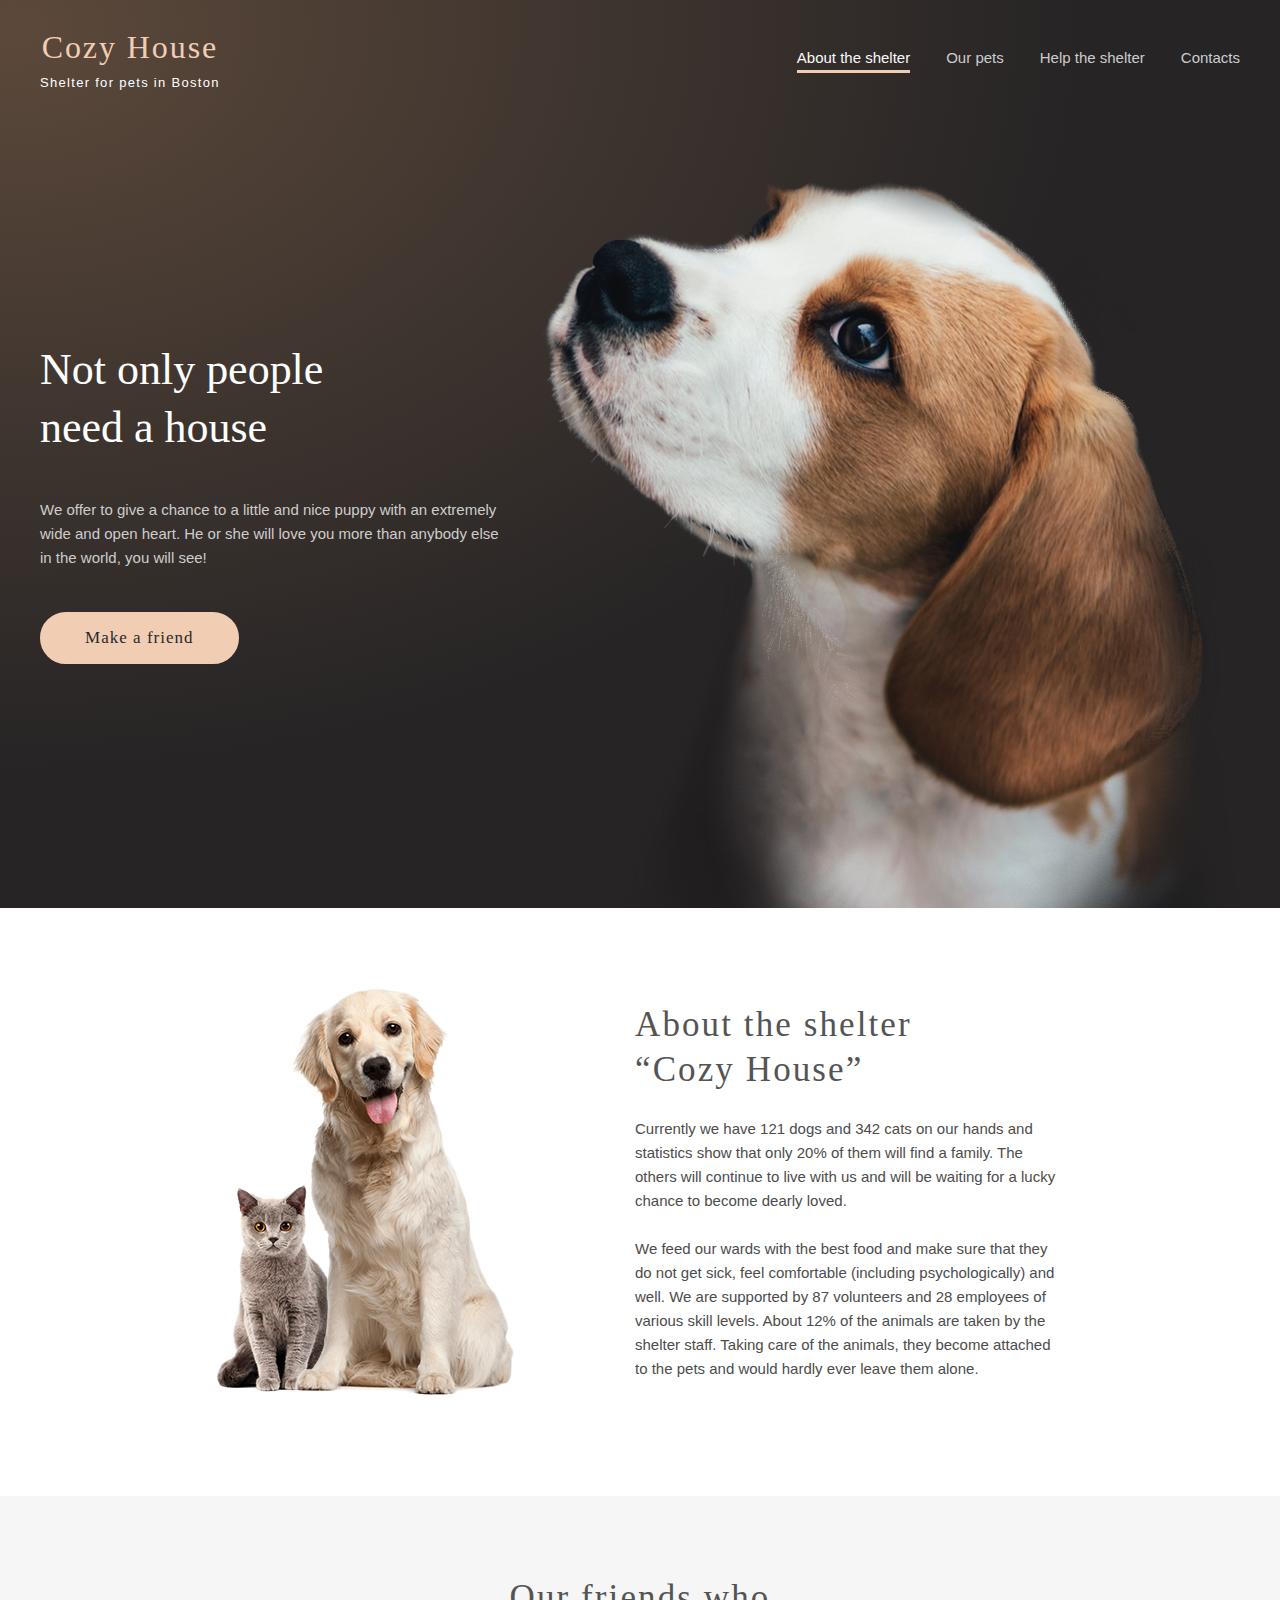
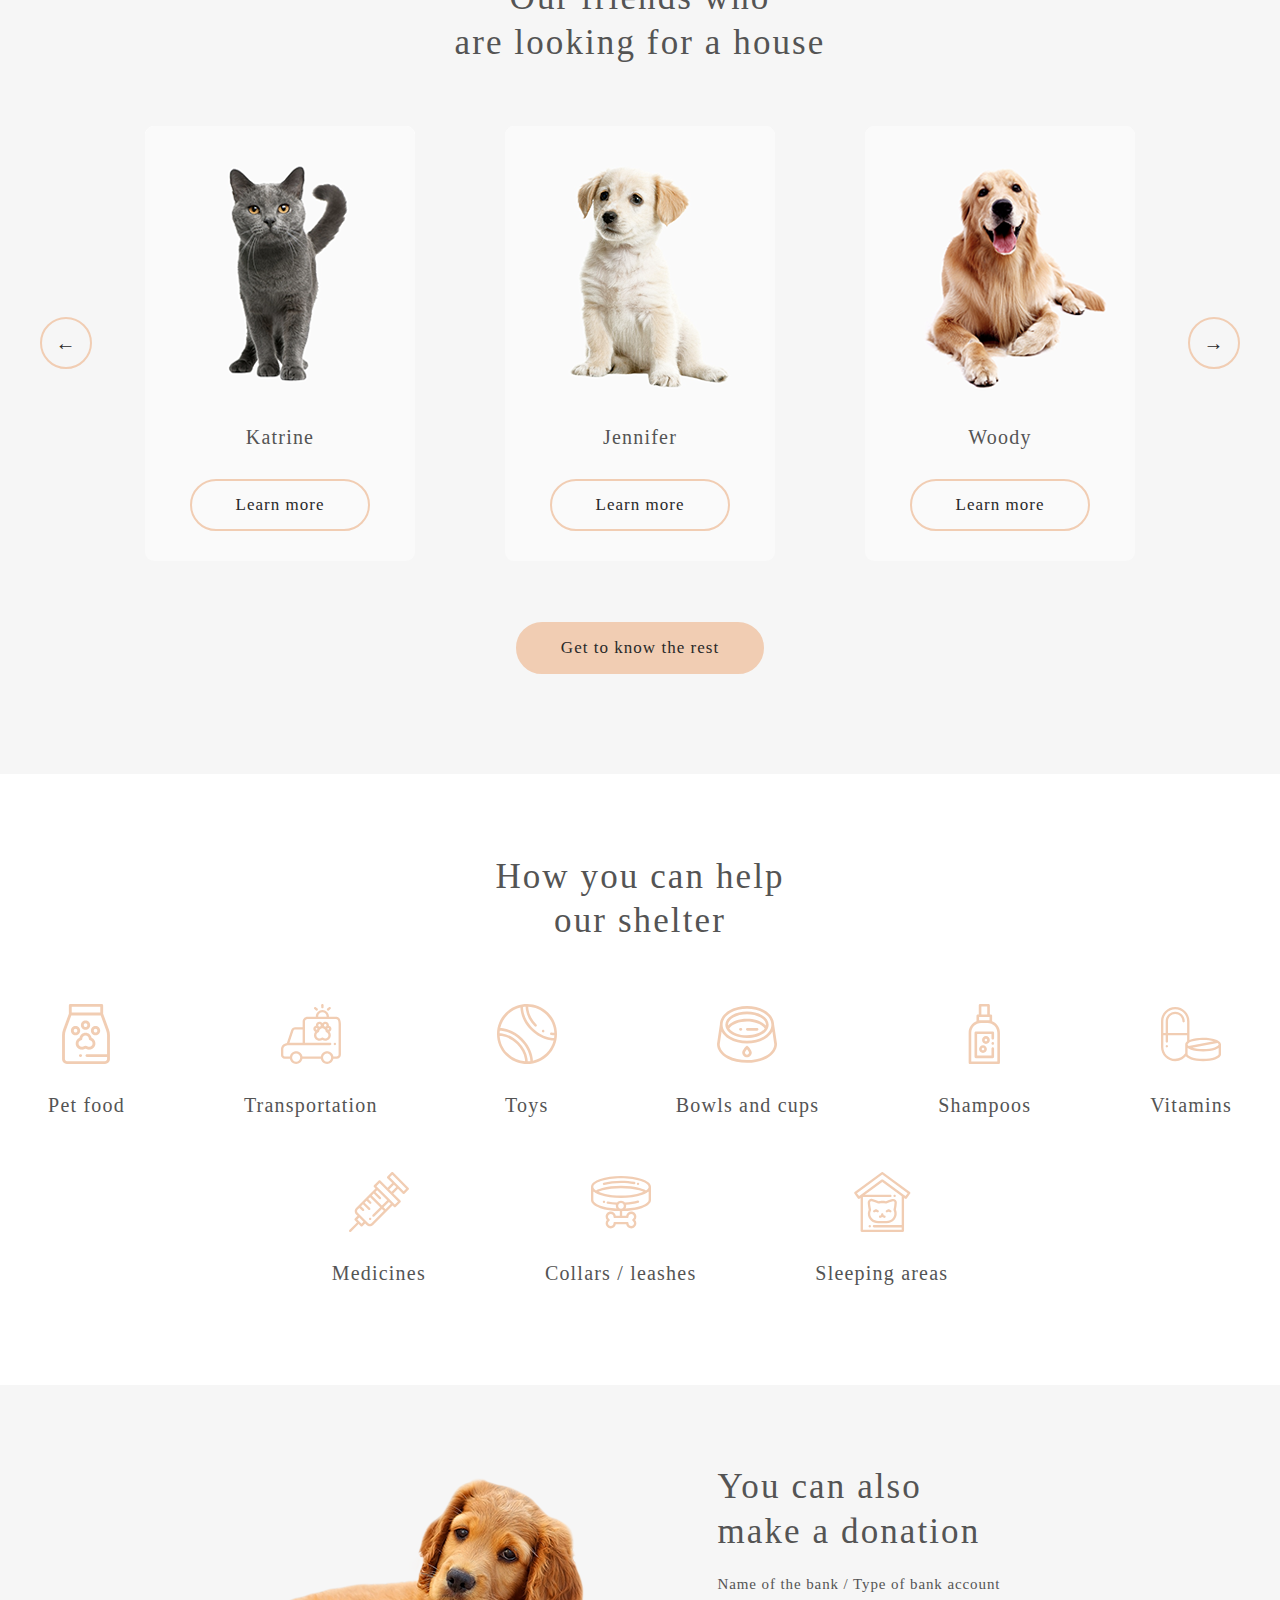
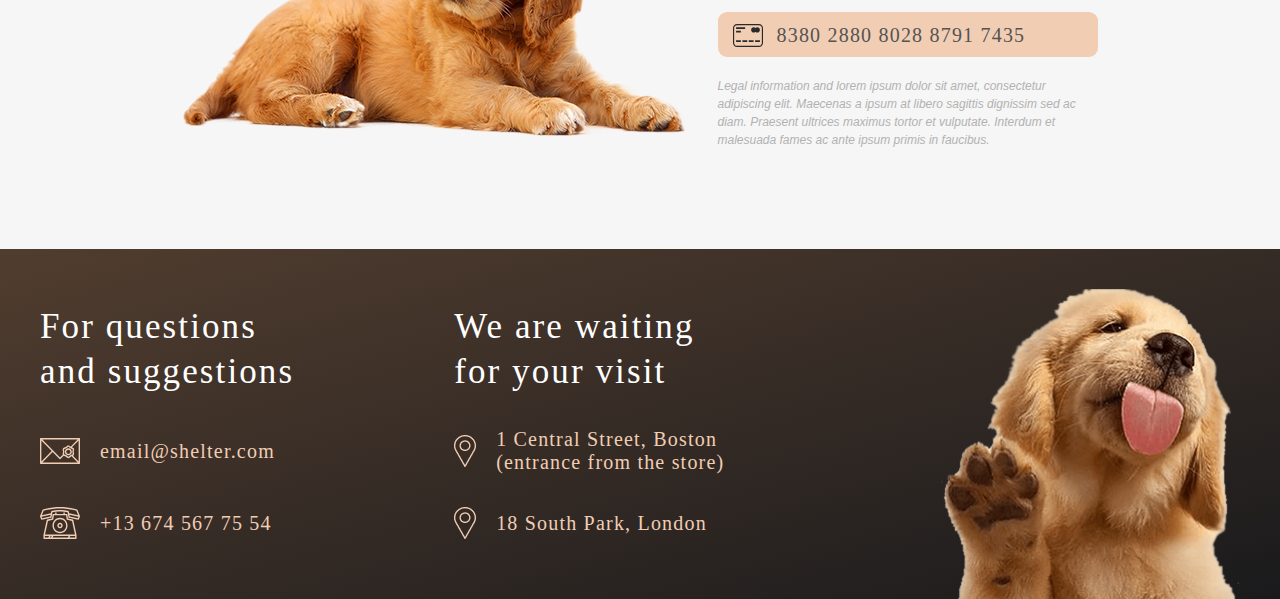
<file: index.html>
<!DOCTYPE html>
<html lang="en">
<head>
    <meta charset="UTF-8">
    <meta http-equiv="X-UA-Compatible" content="IE=edge">
    <meta name="viewport" content="width=device-width, initial-scale=1.0">
    <link rel="stylesheet" href="/1-styles/final.css">
    <title>Cozy House | Main</title>
    <link rel="icon" type="image/x-icon" href="https://github.com/annaperkova/shelter/blob/shelter/4-icons/dog-heart.png">
</head>

<body>

<header class="main_header">
    
        <div class="wrapper_horizontal header_wrapper">

            <div class="header_logo">
                <a href="/" class="header_logo_link">
                    <h1 class="main-page-header-h1">Cozy House</h1>
                    <p class="main-page-header-p">Shelter for pets in Boston</p>
                </a>   
            </div>

            <div class="burger_pink">
                <span></span>
            </div>
            <nav class="header_nav">
                <ul class="header_nav_list">
                    <li class="header_nav_item">
                        <a href="#!" class="main_nav_hightlight">About the shelter</a>
                    </li>
                    <li class="header_nav_item">
                        <a href="/pets-page.html" class="main_nav_link">Our pets</a>
                    </li>
                    <li class="header_nav_item">
                        <a href="#help_background" class="main_nav_link">Help the shelter</a>
                    </li>
                    <li class="header_nav_item">
                        <a href="#footer_grid" class="main_nav_link">Contacts</a>
                    </li>
                </ul>
            </nav> 

        </div>

</header>
    
<main>
        
    <section class="not_only_background">
            
            <div class="wrapper_horizontal not_only_wrapper">
                <div class="not_only_text">
                    <h2 class="not_only_title">Not only people<br>need a house</h2>
                    <p class="not_only_p1">
                        We offer to give a chance to a little and nice puppy with an extremely wide and open heart. He or she will love you more than anybody else in the world, you will see!
                    </p>
                    <div class="not_only_button">
                            <button type="button" class="button_primary button_oval button_fullcolor">Make a friend</button>
                    </div>
                </div>
            
                <img class="not_only_img" src="5-images/start-screen-puppy.png" alt="cute_puppy">
            </div>
        
    </section>
    
    <section class="about_background">
        
        <div class="wrapper_horizontal wrapper_vertical about_wrapper">
            
            <img src="5-images/about-pets.png" class="about_img"
            alt="white_dog_and_grey_cat_sit_together">
            
            <div class="about_text">          
                <h3 class="h3_dark h3_left about_title">About the shelter<br>“Cozy House”</h3>          
                <p class="about_p">
                    Currently we have 121 dogs and 342 cats on our hands and statistics show that only 20% of them will find a
                    family. The others will continue to live with us and will be waiting for a lucky chance to become dearly loved.
                </p>          
                <p class="about_p">
                    We feed our wards with the best food and make sure that they do not get sick, feel comfortable (including
                    psychologically) and well. We are supported by 87 volunteers and 28 employees of various skill levels. About 12% of the animals are taken by the shelter staff. Taking care of the animals, they become attached to the pets and would hardly ever leave them alone.
                </p>
            </div>
            
        </div>
        
    </section>
    
    <section class="our_friends_background">
        
        <div class="wrapper_horizontal wrapper_vertical our_friends_wrapper">
        
            <h3 class="h3_dark h3_center our_friends_title">Our friends who<br>are looking for a house</h3>
    
            <div class="our_friends_slider">
                
                <button type="button" class="button_primary button_round">←</button>
            
                <div class="our_friends_inside_slider">
                
                    <div class="card">
                        <img class="card_photo" src="/5-images/pets-katrine.png" alt="Katrine_cat_photo">
                        <p class="card_name">Katrine</p>
                        <button type="button" class="button_primary button_oval card_button"><span class="card_button_text">Learn more</span></button>
                    </div>
                
                    <div class="card">
                        <img class="card_photo" src="5-images/pets-jennifer.png" alt="Jennifer_dog_photo">
                        <p class="card_name">Jennifer</p>
                        <button type="button" class="button_primary button_oval card_button"><span class="card_button_text">Learn more</span></button>
                    </div>
                    
                    <div class="card">
                        <img class="card_photo" src="5-images/pets-woody.png" alt="Woody_dog_photo">
                        <p class="card_name">Woody</p>
                        <button type="button" class="button_primary button_oval card_button"><span class="card_button_text">Learn more</span></button>
                    </div>
                
                </div>
            
                <button type="button" class="button_primary button_round">→</button>

            </div>

            <button type="button" class="button_primary button_oval button_fullcolor">Get to know the rest</button>

        </div>

    </section>

    <section class="help_background" id="help_background">
    
        <div class="wrapper_horizontal wrapper_vertical help_wrapper">
    
            <h3 class="h3_dark h3_center help_title">How you can help<br>our shelter</h3>
    
            <div class="help_table">
        
                <div class="help_card">
                    <img src="4-icons/icon-pet-food.svg" alt=icon_food>
                    <h4 class="help_h4">Pet food</h4>
                </div>
                
                <div class="help_card">
                    <img src="4-icons/icon-transportation.svg" alt=icon_transportation>
                    <h4 class="help_h4">Transportation</h4>
                </div>
                
                <div class="help_card">
                    <img src="4-icons/icon-toys.svg" alt=icon_toys>
                    <h4 class="help_h4">Toys</h4>
                </div>
                
                <div class="help_card">
                    <img src="4-icons/icon-bowls-and-cups.svg" alt=icon_bowls>
                    <h4 class="help_h4">Bowls and cups</h4>
                </div>
                
                <div class="help_card">
                    <img src="4-icons/icon-shampoos.svg" alt=icon_shampoos>
                    <h4 class="help_h4">Shampoos</h4>
                </div>
                
                <div class="help_card">
                    <img src="4-icons/icon-vitamins.svg" alt=icon_vitamins>
                    <h4 class="help_h4">Vitamins</h4>
                </div>
                
                <div class="help_card">
                    <img src="4-icons/icon-medicines.svg" alt=icon_medicines>
                    <h4 class="help_h4">Medicines</h4>
                </div>
                
                <div class="help_card">
                    <img src="4-icons/icon-collars-leashes.svg" alt=icon_collars>
                    <h4 class="help_h4">Collars / leashes</h4>
                </div>
                
                <div class="help_card">
                    <img src="4-icons/icon-sleeping-area.svg" alt=icon_sleeping>
                    <h4 class="help_h4">Sleeping areas</h4>
                </div>
        
            </div>
    
        </div>

    </section>

    <section class="in_addition_background">
    
        <div class="wrapper_horizontal wrapper_vertical in_addition_wrapper">
            
            <img class="in_addition_image" src="5-images/donation-dog.png" alt="lying_ginger_puppy">
            
            <div class="in_addition_text">
                
                <h3 class="in_addition_title h3_dark h3_left">You can also<br>make a donation</h3>
                
                <h5 class="in_addition_bank">Name of the bank / Type of bank account</h5>
                
                <div class="in_addition_account">
                    <img src="4-icons/credit-card.svg" alt="icon_card">
                    <h4>8380 2880 8028 8791 7435</h4>
                </div>
                
                <p class="in_addition_legal">Legal information and lorem ipsum dolor sit amet, consectetur adipiscing elit. Maecenas a ipsum at libero sagittis dignissim sed ac diam. Praesent ultrices maximus tortor et vulputate. Interdum et malesuada fames ac ante ipsum primis in faucibus.</p>
                    
                </div>  
                
        </div>
        
    </section>
    
</main>

<footer class="footer" id="footer_grid">
    
    <div class="wrapper_horizontal footer_wrapper">
        
            <div class="footer_text">

                <div class="footer_contacts">
                
                    <h3 class="h3_white h3_left h3_footer">For questions <br>and suggestions</h3>
                
                    <div class="footer_contact_detail">
                        <img src="4-icons/icon-email.svg" alt="icon_mail">
                        <h4>email@shelter.com</h4>
                    </div>
                
                    <div class="footer_contact_detail">
                        <img src="4-icons/icon-phone.svg" alt="icon_phone">
                        <h4>+13 674 567 75 54</h4>
                    </div>
                
                </div>
                
                <div class="footer_locations">
                
                    <h3 class="h3_white h3_left h3_footer">We are waiting <br>for your visit</h3>
                
                    <div class="footer_contact_detail">
                        <img src="4-icons/icon-marker.png" alt="icon_marker">
                        <h4>1 Central Street, Boston<br>(entrance from the store)</h4>
                    </div>
                
                    <div class="footer_contact_detail">
                        <img src="4-icons/icon-marker.png" alt="icon_marker">
                        <h4>18 South Park, London</h4>
                    </div>
                
                </div>

            </div>
        
            <img class="footer_image" src="5-images/footer-puppy.png" alt="golden_puppy_gives_five">
        
    </div>
    
</footer>

</body>

</html>
</file>
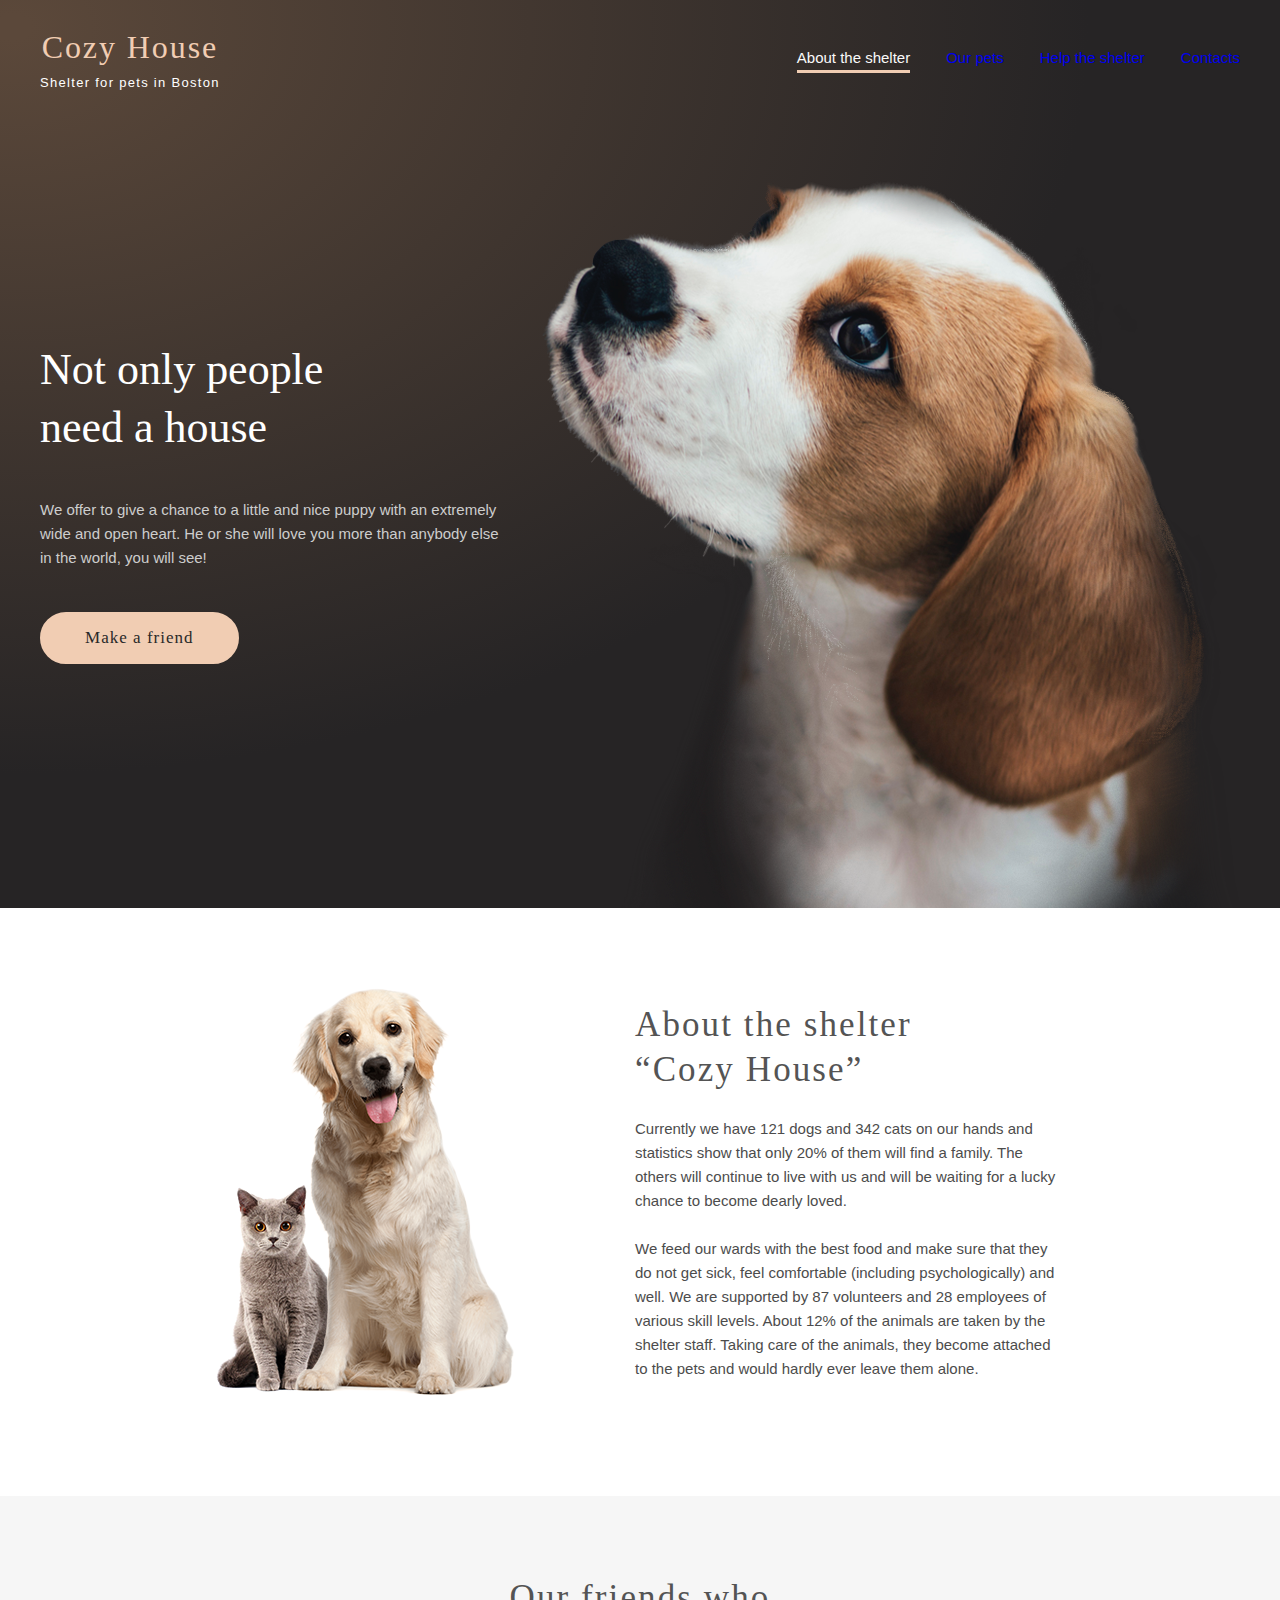
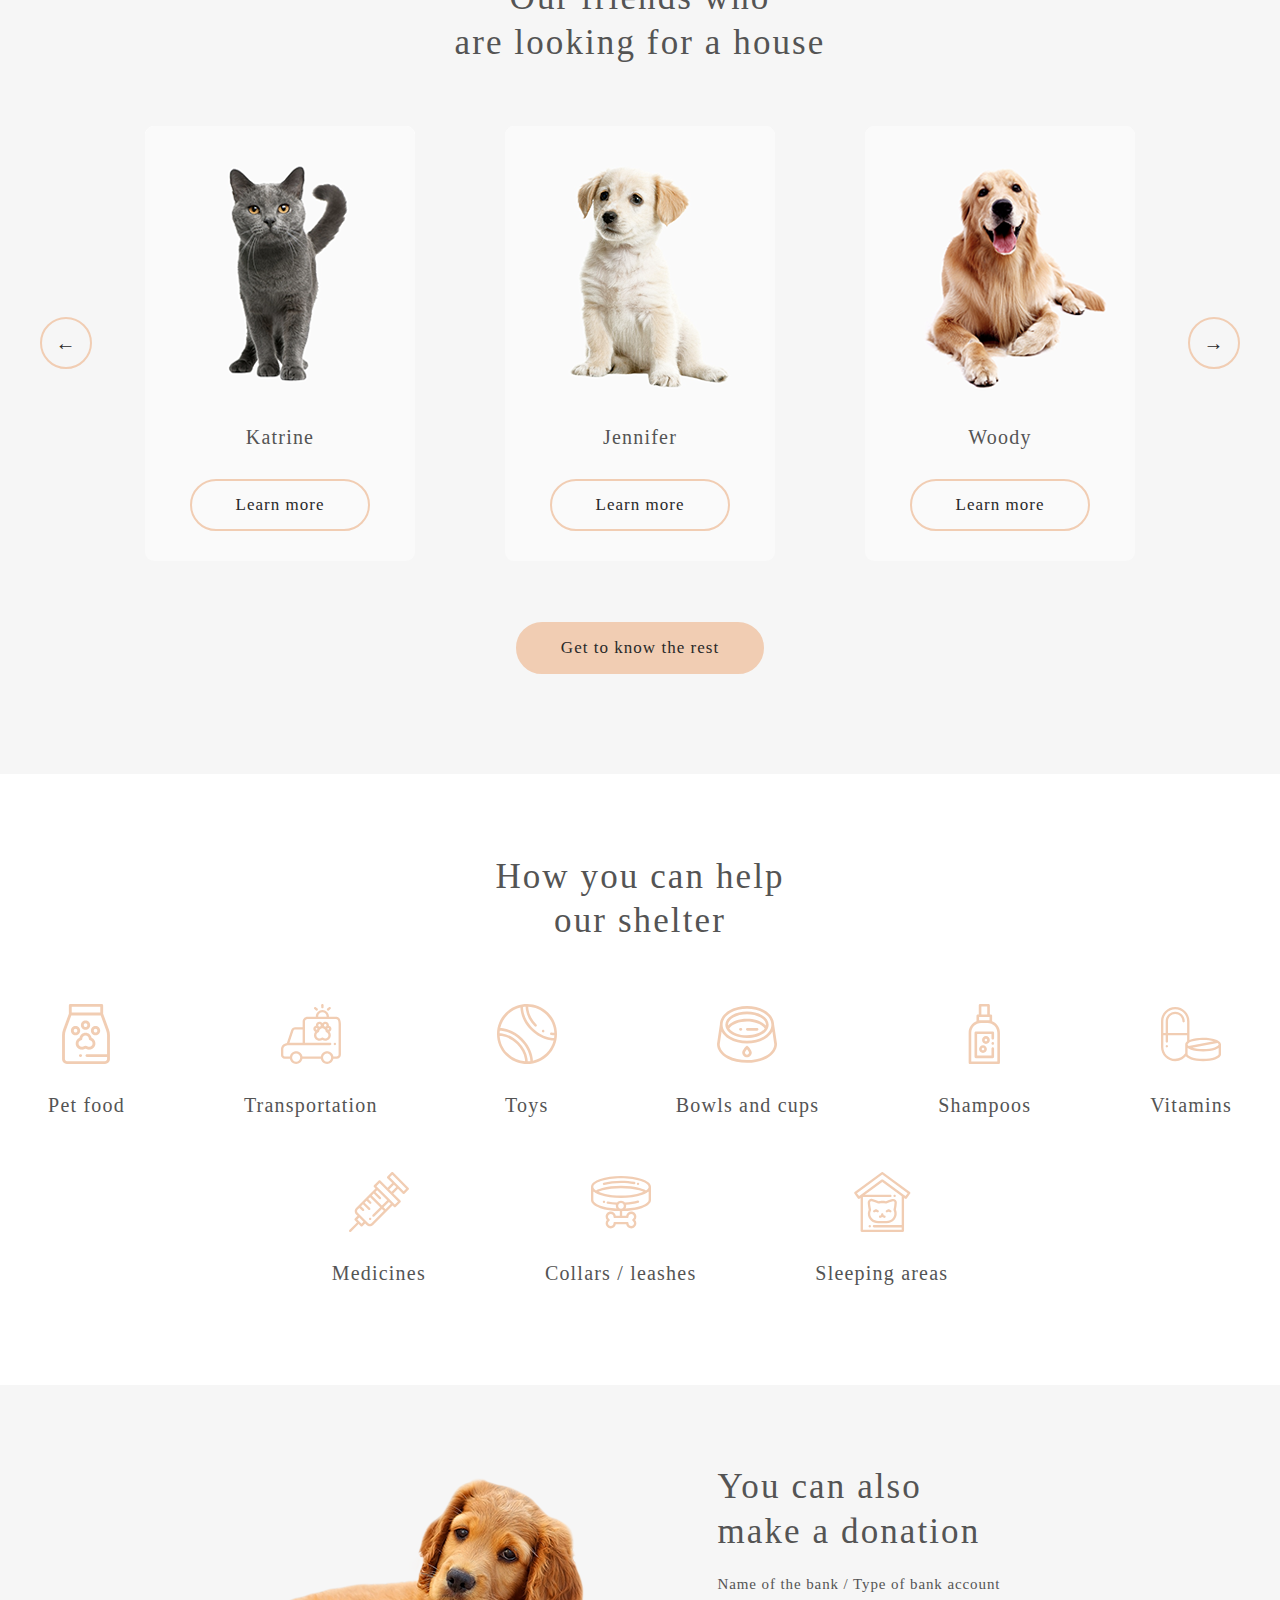
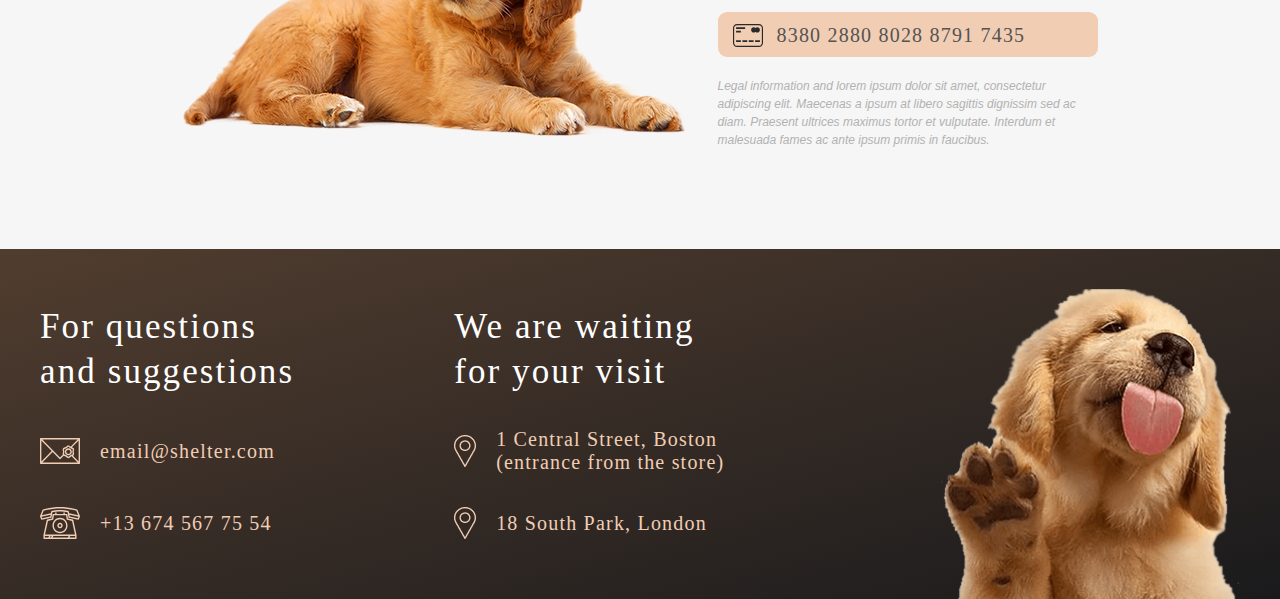
<file: main-page.html>
<!DOCTYPE html>
<html lang="en">
<head>
    <meta charset="UTF-8">
    <meta http-equiv="X-UA-Compatible" content="IE=edge">
    <meta name="viewport" content="width=device-width, initial-scale=1.0">
    <link rel="stylesheet" href="/1-styles/final.css">
    <title>Cozy House | Main</title>
</head>

<body>

<header class="main_header">
    
        <div class="wrapper_horizontal header_wrapper">

            <div class="header_logo">
                <a href="/" class="header_logo_link">
                    <h1 class="main-page-header-h1">Cozy House</h1>
                    <p class="main-page-header-p">Shelter for pets in Boston</p>
                </a>   
            </div>

            <nav class="header_nav">
                <ul class="header_nav_list">
                    <li class="header_nav_item">
                        <a href="#!" class="main_nav_hightlight">About the shelter</a>
                    </li>
                    <li class="header_nav_item">
                        <a href="/pets-page.html" class="main_nav_item">Our pets</a>
                    </li>
                    <li class="header_nav_item">
                        <a href="#help_background" class="main_nav_item">Help the shelter</a>
                    </li>
                    <li class="header_nav_item">
                        <a href="#footer_grid" class="main_nav_item">Contacts</a>
                    </li>
                </ul>
            </nav> 

        </div>

</header>
    
<main>
        
    <section class="not_only_background">
            
            <div class="wrapper_horizontal not_only_wrapper">
                <div class="not_only_text">
                    <h2 class="not_only_title">Not only people<br>need a house</h2>
                    <p class="not_only_p1">
                        We offer to give a chance to a little and nice puppy with an extremely wide and open heart. He or she will love you more than anybody else in the world, you will see!
                    </p>
                    <div class="not_only_button">
                        <a href="#!" class="not_only_button_link">
                            <button type="button" class="button_primary button_oval button_fullcolor">Make a friend</button>
                        </a>
                    </div>
                </div>
            
                <img class="not_only_img" src="5-images/start-screen-puppy.png" alt="cute_puppy">
            </div>
        
    </section>
    
    <section class="about_background">
        
        <div class="wrapper_horizontal wrapper_vertical about_wrapper">
            
            <img src="5-images/about-pets.png" class="about_img"
            alt="white_dog_and_grey_cat_sit_together">
            
            <div class="about_text">          
                <h3 class="h3_dark h3_left about_title">About the shelter<br>“Cozy House”</h3>          
                <p class="about_p">
                    Currently we have 121 dogs and 342 cats on our hands and statistics show that only 20% of them will find a
                    family. The others will continue to live with us and will be waiting for a lucky chance to become dearly loved.
                </p>          
                <p class="about_p">
                    We feed our wards with the best food and make sure that they do not get sick, feel comfortable (including
                    psychologically) and well. We are supported by 87 volunteers and 28 employees of various skill levels. About 12% of the animals are taken by the shelter staff. Taking care of the animals, they become attached to the pets and would hardly ever leave them alone.
                </p>
            </div>
            
        </div>
        
    </section>
    
    <section class="our_friends_background">
        
        <div class="wrapper_horizontal wrapper_vertical our_friends_wrapper">
        
            <h3 class="h3_dark h3_center our_friends_title">Our friends who<br>are looking for a house</h3>
    
            <div class="our_friends_slider">
                
                <button type="button" class="button_primary button_round">←</button>
            
                <div class="our_friends_inside_slider">
                
                    <div class="card">
                        <img class="card_photo" src="/5-images/pets-katrine.png" alt="Katrine_cat_photo">
                        <p class="card_name">Katrine</p>
                        <button type="button" class="button_primary button_oval card_button"><span class="card_button_text">Learn more<span></button>
                    </div>
                
                    <div class="card">
                        <img class="card_photo" src="5-images/pets-jennifer.png" alt="Jennifer_dog_photo">
                        <p class="card_name">Jennifer</p>
                        <button type="button" class="button_primary button_oval card_button"><span class="card_button_text">Learn more<span></button>
                    </div>
                    
                    <div class="card card_hidden">
                        <img class="card_photo" src="5-images/pets-woody.png" alt="Woody_dog_photo">
                        <p class="card_name">Woody</p>
                        <button type="button" class="button_primary button_oval card_button"><span class="card_button_text">Learn more<span></button>
                    </div>
                
                </div>
            
                <button type="button" class="button_primary button_round">→</button>

            </div>

            <button type="button" class="button_primary button_oval button_fullcolor">Get to know the rest</button>

        </div>

    </section>

    <section class="help_background">
    
        <div class="wrapper_horizontal wrapper_vertical help_wrapper">
    
            <h3 class="h3_dark h3_center help_title">How you can help<br>our shelter</h3>
    
            <div class="help_table">
        
                <div class="help_card">
                    <img src="4-icons/icon-pet-food.svg" alt=icon_food>
                    <h4 class="help_h4">Pet food</h4>
                </div>
                
                <div class="help_card">
                    <img  src="4-icons/icon-transportation.svg" alt=icon_transportation>
                    <h4 class="help_h4">Transportation</h4>
                </div>
                
                <div class="help_card">
                    <img src="4-icons/icon-toys.svg" alt=icon_toys>
                    <h4 class="help_h4">Toys</h4>
                </div>
                
                <div class="help_card">
                    <img src="4-icons/icon-bowls-and-cups.svg" alt=icon_bowls>
                    <h4 class="help_h4">Bowls and cups</h4>
                </div>
                
                <div class="help_card">
                    <img src="4-icons/icon-shampoos.svg" alt=icon_shampoos>
                    <h4 class="help_h4">Shampoos</h4>
                </div>
                
                <div class="help_card">
                    <img src="4-icons/icon-vitamins.svg" alt=icon_vitamins>
                    <h4 class="help_h4">Vitamins</h4>
                </div>
                
                <div class="help_card">
                    <img src="4-icons/icon-medicines.svg" alt=icon_medicines>
                    <h4 class="help_h4">Medicines</h4>
                </div>
                
                <div class="help_card">
                    <img src="4-icons/icon-collars-leashes.svg" alt=icon_collars>
                    <h4 class="help_h4">Collars / leashes</h4>
                </div>
                
                <div class="help_card">
                    <img src="4-icons/icon-sleeping-area.svg" alt=icon_sleeping>
                    <h4 class="help_h4">Sleeping areas</h4>
                </div>
        
            </div>
    
        </div>

    </section>

    <section class="in_addition_background">
    
        <div class="wrapper_horizontal wrapper_vertical in_addition_wrapper">
            
            <img class="in_addition_image" src="5-images/donation-dog.png" alt="lying_ginger_puppy">
            
            <div class="in_addition_text">
                
                <h3 class="in_addition_title h3_dark h3_left">You can also<br>make a donation</h3>
                
                <h5 class="in_addition_bank">Name of the bank / Type of bank account</h5>
                
                <div class="in_addition_account">
                    <img src="4-icons/credit-card.svg" alt="icon_card">
                    <h4>8380 2880 8028 8791 7435</h4>
                </div>
                
                <p class="in_addition_legal">Legal information and lorem ipsum dolor sit amet, consectetur adipiscing elit. Maecenas a ipsum at libero sagittis dignissim sed ac diam. Praesent ultrices maximus tortor et vulputate. Interdum et malesuada fames ac ante ipsum primis in faucibus.</p>
                    
                </div>  
                
        </div>
        
    </section>
    
</main>

<footer class="footer">
    
    <div class="wrapper_horizontal footer_wrapper">
        
            <div class="footer_text">

                <div class="footer_contacts">
                
                    <h3 class="h3_white h3_left h3_footer">For questions<br>and suggestions</h3>
                
                    <div class="footer_contact_detail">
                        <img src="4-icons/icon-email.svg" alt="icon_mail">
                        <h4>email@shelter.com</h4>
                    </div>
                
                    <div class="footer_contact_detail">
                        <img src="4-icons/icon-phone.svg" alt="icon_phone">
                        <h4>+13 674 567 75 54</h4>
                    </div>
                
                </div>
                
                <div class="footer_locations">
                
                    <h3 class="h3_white h3_left h3_footer">We are waiting<br>for your visit</h3>
                
                    <div class="footer_contact_detail">
                        <img src="4-icons/icon-marker.png" alt="icon_marker">
                        <h4>1 Central Street, Boston<br>(entrance from the store)</h4>
                    </div>
                
                    <div class="footer_contact_detail">
                        <img src="4-icons/icon-marker.png" alt="icon_marker">
                        <h4>18 South Park, London</h4>
                    </div>
                
                </div>

            </div>
        
            <img class="footer_image" src="5-images/footer-puppy.png" alt="golden_puppy_gives_five">
        
    </div>
    
</footer>

</body>

</html>
</file>
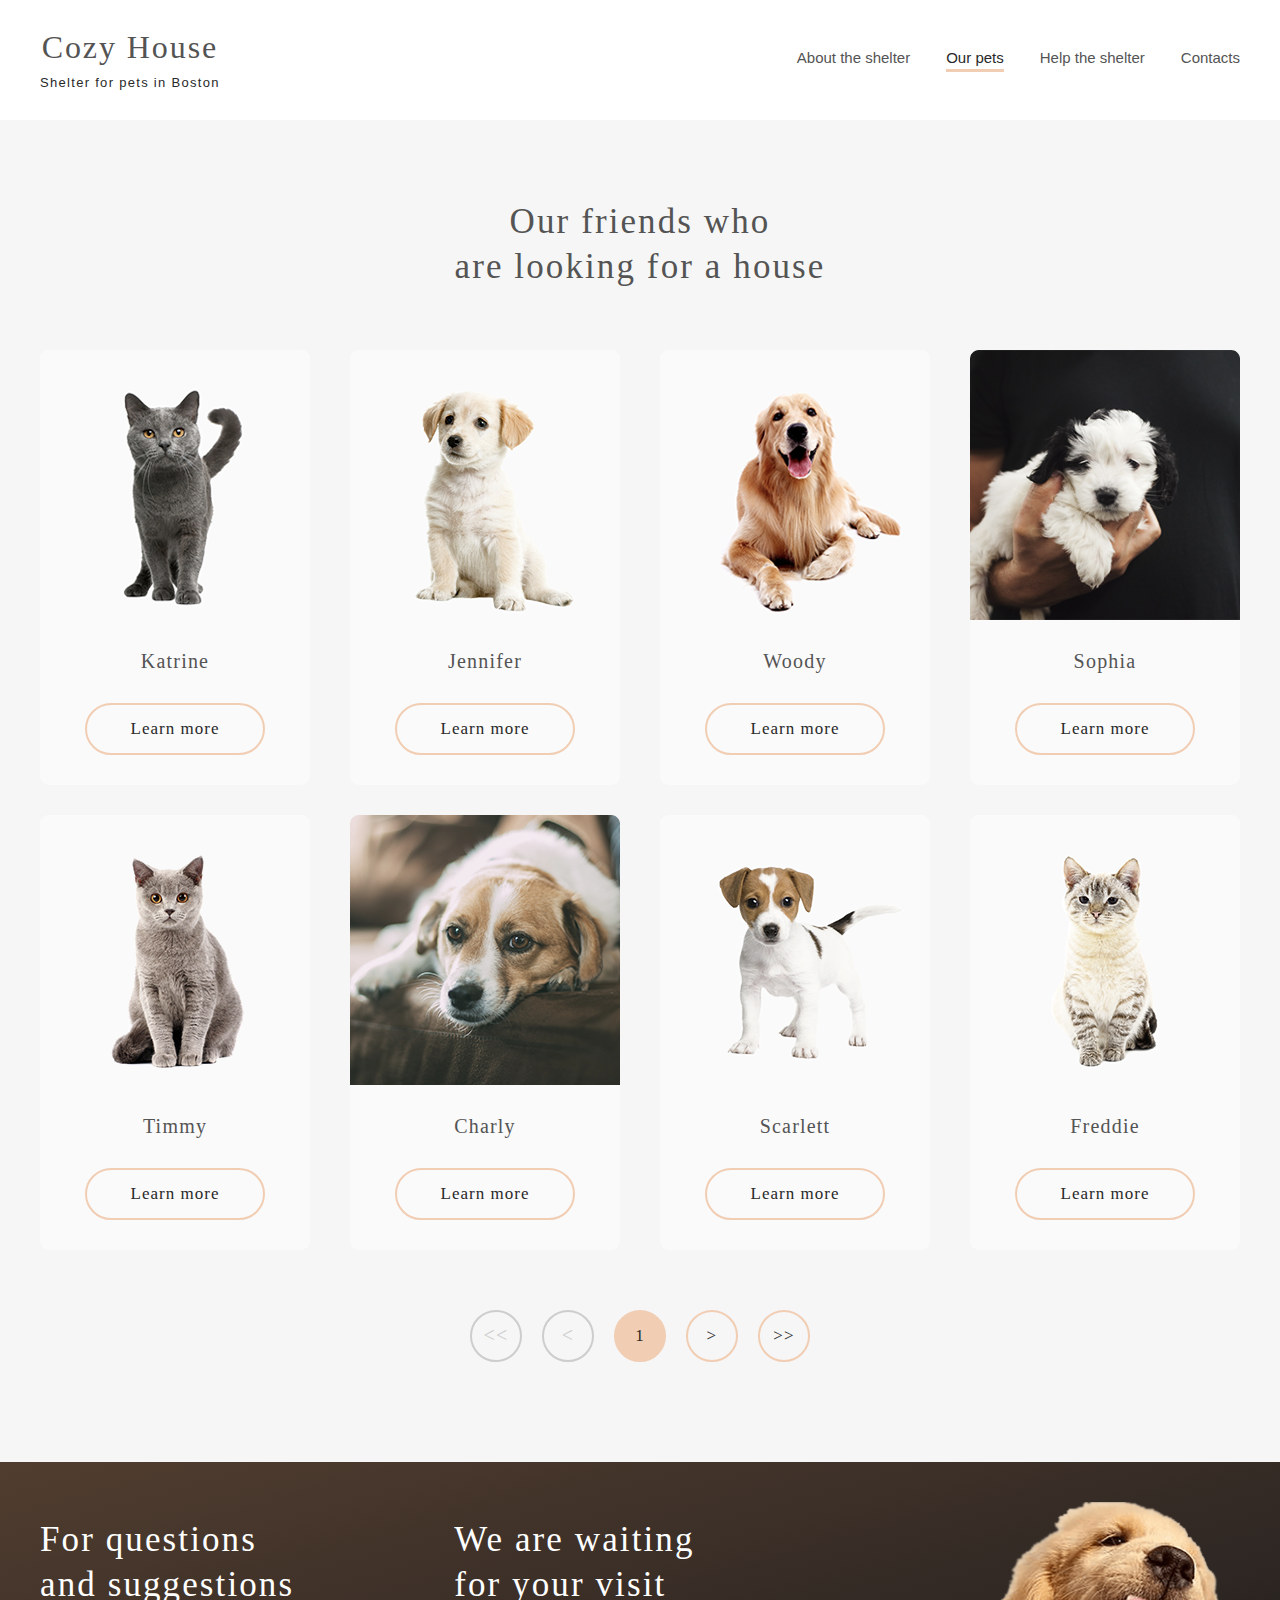
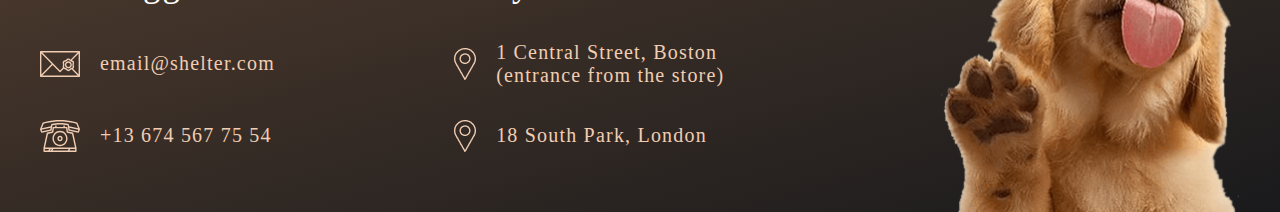
<file: pets-page.html>
<!DOCTYPE html>
<html lang="en">
<head>
	<meta charset="UTF-8">
	<meta http-equiv="X-UA-Compatible" content="IE=edge">
	<meta name="viewport" content="width=device-width, initial-scale=1.0">
	<link rel="stylesheet" href="/1-styles/final.css">
	<title>Cozy House | Our Pets</title>
	<link rel="icon" type="image/x-icon" href="https://github.com/annaperkova/shelter/blob/shelter/4-icons/dog-heart.png">
</head>

<body>
	
<header>

	<div class="wrapper_horizontal header_wrapper pets_header">
		
		<div class="header_logo">
			<a href="/index.html" class="header_logo_link">
				<h1 class="pets-header-h1">Cozy House</h1>
				<p class="pets-header-p">Shelter for pets in Boston</p>
			</a>
		</div>

		<div class="burger_black">
			<span></span>
		</div>

		<nav class="header_nav">
			<ul class="header_nav_list">
				<li class="header_nav_item">
					<a href="/index.html" class="pets_nav_item">About the shelter</a>
				</li>
				<li class="header_nav_item header_hightlight">
					<a href="#!" class="pets_nav_item pets_nav_hightlight">Our pets</a>
				</li>
				<li class="header_nav_item">
					<a href="/index.html#help_background" class="pets_nav_item">Help the shelter</a>
				</li>
				<li class="header_nav_item">
					<a href="#footer_grid" class="pets_nav_item">Contacts</a>
				</li>
			</ul>
		</nav>

	</div>

</header>

<main>
	<section class="pets_background">
	
		<div class="wrapper_horizontal wrapper_vertical">
	
			<h3 class="h3_dark h3_center pets_title">Our friends who<br>are looking for a house</h3>
	
			<div class="pets_slider">

					<div class="card">
						<img class="card_photo"
							src="/5-images/pets-katrine.png"
							alt="Katrine_cat_photo">
						<p class="card_name">Katrine</p>
						<button type="button" class="button_primary button_oval card_button"><span class="card_button_text">Learn more</span></button>
					</div>
	
					<div class="card">
						<img class="card_photo"
							src="5-images/pets-jennifer.png"
							alt="Jennifer_dog_photo">
						<p class="card_name">Jennifer</p>
						<button type="button" class="button_primary button_oval card_button"><span class="card_button_text">Learn more</span></button>
					</div>	

					<div class="card">	
						<img class="card_photo"
							src="5-images/pets-woody.png"
							alt="Woody_dog_photo">	
						<p class="card_name">Woody</p>
						<button type="button" class="button_primary button_oval card_button"><span class="card_button_text">Learn more</span></button>	
					</div>

					<div class="card">
						<img class="card_photo" src="/5-images/pets-sophia.png" alt="sophia-dog-photo">
						<p class="card_name">Sophia</p>
						<button type="button" class="button_primary button_oval card_button"><span class="card_button_text">Learn
								more</span></button>
					</div>
					
					<div class="card">
						<img class="card_photo" src="5-images/pets-timmy.png" alt="timmy-cat-photo">
						<p class="card_name">Timmy</p>
						<button type="button" class="button_primary button_oval card_button"><span class="card_button_text">Learn
								more</span></button>
					</div>
					
					<div class="card">
						<img class="card_photo" src="5-images/pets-charly.png" alt="charly-dog-photo">
						<p class="card_name">Charly</p>
						<button type="button" class="button_primary button_oval card_button"><span class="card_button_text">Learn
								more</span></button>
					</div>

					<div class="card">
						<img class="card_photo" src="/5-images/pets-scarlet.png" alt="scarlett-dog-photo">
						<p class="card_name">Scarlett</p>
						<button type="button" class="button_primary button_oval card_button"><span class="card_button_text">Learn
								more</span></button>
					</div>
					
					<div class="card">
						<img class="card_photo" src="5-images/pets-freddie.png" alt="freddie-cat-photo">
						<p class="card_name">Freddie</p>
						<button type="button" class="button_primary button_oval card_button"><span class="card_button_text">Learn
								more</span></button>
					</div>
			
			</div>

			<div class="pets_arrows">
	
				<button type="button" class="button_primary button_round button_fade"><span class="button_text_fade">&lt;&lt;</span></button>
			
				<button type="button" class="button_primary button_round button_fade"><span class="button_text_fade">&lt;</span></button>

				<button type="button" class="button_primary button_round button_fullcolor"><span class="card_button_text">1</span></button>

				<button type="button" class="button_primary button_round"><span class="card_button_text">></span></button>

				<button type="button" class="button_primary button_round"><span class="card_button_text">>></span></button>

			</div>
		
		</div>
	</section>
</main>

<footer class="footer" id="footer_grid">

	<div class="wrapper_horizontal footer_wrapper">

		<div class="footer_text">

			<div class="footer_contacts">

				<h3 class="h3_white h3_left h3_footer">For questions <br>and suggestions</h3>

				<div class="footer_contact_detail">
					<img src="4-icons/icon-email.svg" alt="icon_mail">
					<h4>email@shelter.com</h4>
				</div>

				<div class="footer_contact_detail">
					<img src="4-icons/icon-phone.svg" alt="icon_phone">
					<h4>+13 674 567 75 54</h4>
				</div>

			</div>

			<div class="footer_locations">

				<h3 class="h3_white h3_left h3_footer">We are waiting <br>for your visit</h3>

				<div class="footer_contact_detail">
					<img src="4-icons/icon-marker.png" alt="icon_marker">
					<h4>1 Central Street, Boston<br>(entrance from the store)</h4>
				</div>

				<div class="footer_contact_detail">
					<img src="4-icons/icon-marker.png" alt="icon_marker">
					<h4>18 South Park, London</h4>
				</div>

			</div>

		</div>

		<img class="footer_image" src="5-images/footer-puppy.png" alt="golden_puppy_gives_five">

	</div>

</footer>

</body>
</html>
</file>
<file: 1-styles/final.css>
* {
  padding: 0;
  margin: 0;
  border: 0;
}

*,
*:before,
*:after {
  box-sizing: border-box;
}

:focus,
:active {
  outline: none;
}

a:focus,
a:active {
  outline: none;
}

nav,
footer,
header,
aside {
  display: block;
}

html,
body {
  height: 100%;
  width: 100%;
  font-style: 100%;
  line-height: 1;
  font-style: 14px;
  -ms-text-size-adjust: 100%;
  -moz-text-size-adjust: 100%;
  -webkit-text-size-adjust: 100%;
}

input,
button,
textarea {
  font-family: inherit;
}

input::-ms-clear {
  display: none;
}

button {
  cursor: pointer;
}

button::-moz-focus-inner {
  padding: 0;
  border: 0;
}

a,
a:visited {
  text-decoration: none;
}

a:hover {
  text-decoration: none;
}

ul li {
  list-style-type: none;
}

img {
  vertical-align: top;
}

h1,
h2,
h3,
h4,
h5,
h6 {
  font-style: inherit;
  font-weight: 400;
}

html {
  box-sizing: border-box;
}

*,
*::before,
*::after {
  box-sizing: inherit;
}

body {
  min-width: 320px;
  font-family: Arial, Open Sans, sans-serif;
  font-style: normal;
  font-weight: 400;
  font-size: 15px;
  line-height: 160%;
  color: #4C4C4C;
  background-size: cover;
  margin: 0 auto;
  scroll-behavior: smooth;
}

.wrapper_horizontal {
  max-width: 1280px;
  padding: 0 40px;
  margin: 0 auto;
}

@media (min-width: 768px) and (max-width: 1279px) {
  .wrapper_horizontal {
    max-width: 768px;
    padding: 0 30px;
  }
}
@media (max-width: 767px) {
  .wrapper_horizontal {
    max-width: 320px;
    padding: 0 10px;
  }
}
.wrapper_vertical {
  padding-top: 80px;
  padding-bottom: 100px;
}

@media (max-width: 767px) {
  .wrapper_vertical {
    padding-top: 42px;
    padding-bottom: 42px;
  }
}
h1,
h2,
h3,
h4,
h5 {
  font-family: Georgia, Merrriweather, serif;
  font-style: normal;
  font-weight: 400;
  letter-spacing: 0.06em;
}

h1 {
  font-size: 32px;
  line-height: 110%;
}

h2 {
  font-size: 44px;
  line-height: 130%;
}

h3 {
  font-size: 35px;
  line-height: 128%;
}

@media (max-width: 767px) {
  h2,
h3 {
    font-size: 25px;
    line-height: 32.5px;
  }
}
.h3_dark {
  color: #545454;
}

.h3_white {
  color: #FFFFFF;
}

.h3_center {
  text-align: center;
}

.h3_left {
  text-align: left;
}

h4 {
  font-size: 20px;
  line-height: 115%;
}

@media (max-width: 767px) {
  h4 {
    font-size: 15px;
  }
}
h5 {
  font-size: 15px;
  line-height: 110%;
}

img {
  max-width: 100%;
  height: auto;
  -o-object-fit: contain;
     object-fit: contain;
}

.button_primary {
  display: flex;
  flex-direction: column;
  justify-content: center;
  align-items: center;
  font-family: Georgia, Merrriweather, serif;
  font-size: 17px;
  letter-spacing: 0.06em;
  white-space: normal;
  border: 2px solid #F1CDB3;
  border-radius: 100px;
  color: #292929;
  background: 0;
}

.button-primary:hover {
  background-color: #F1CDB3;
}

.button_oval {
  padding: 14px 43px;
  gap: 10px;
}

.button_round {
  width: 52px;
  height: 52px;
  font-size: 20px;
  line-height: 23px;
}

.button_fullcolor {
  background: #F1CDB3;
}

.button_fade {
  border-color: #CDCDCD;
}

.button_text_fade {
  color: #CDCDCD;
}

.header_wrapper {
  display: flex;
  flex-wrap: nowrap;
  align-items: center;
  justify-content: space-between;
}

@media (max-width: 767px) {
  .header_wrapper {
    max-width: 767px;
    margin-left: 10px;
    margin-right: 10px;
  }
}
.header_logo {
  text-align: center;
}

.header_logo_link {
  text-decoration: none;
}

.header_burger {
  display: none;
}

@media (max-width: 767px) {
  .burger_pink,
.burger_black {
    display: block;
    position: relative;
    justify-self: flex-end;
    width: 30px;
    height: 20px;
  }
  .burger_pink:before,
.burger_pink:after {
    content: "";
    background-color: #F1CDB3;
    position: absolute;
    width: 100%;
    height: 2px;
    left: 0;
  }
  .burger_black:before,
.burger_black:after {
    content: "";
    background-color: #000000;
    position: absolute;
    width: 100%;
    height: 2px;
    left: 0;
  }
  .burger_pink:before,
.burger_black:before {
    top: 0;
  }
  .burger_pink:after,
.burger_black:after {
    bottom: 0;
  }
  .header_nav {
    display: none;
  }
  .burger_black span {
    position: absolute;
    width: 100%;
    height: 2px;
    left: 0;
    top: 9px;
    background-color: #000000;
  }
  .burger_pink span {
    position: absolute;
    width: 100%;
    height: 2px;
    left: 0;
    top: 9px;
    background-color: #F1CDB3;
  }
}
.header_nav_list {
  display: flex;
  flex-wrap: nowrap;
  align-items: center;
  padding-bottom: 5px;
  gap: 36px;
}

.card {
  width: 270px;
  height: 435px;
  display: flex;
  flex-direction: column;
  align-items: center;
  background: #FAFAFA;
  border-radius: 9px;
}

.card:hover {
  transform: scale(1.2);
  box-shadow: 0 4px 8px 0 rgba(0, 0, 0, 0.2), 0 6px 20px 0 rgba(0, 0, 0, 0.19);
}

@media (max-width: 1279px) {
  .card:hover {
    transform: none;
    box-shadow: none;
  }
}
.card_photo,
.card_name,
.card_button {
  margin-bottom: 30px;
}

.card_name {
  font-family: Georgia, Merrriweather, serif;
  font-size: 20px;
  text-align: center;
  line-height: 23px;
  letter-spacing: 0.06em;
  color: #545454;
}

.card_button_text {
  flex-wrap: nowrap;
  font-family: Georgia, Merrriweather, serif;
  font-size: 17px;
  line-height: 120%;
  color: #292929;
}

.footer {
  background-color: #211F20;
  background-image: linear-gradient(to bottom right, #513D2F, #1A1A1C);
}

h4 {
  color: #F1CDB3;
}

.footer_wrapper {
  display: flex;
  flex-direction: row;
  flex-wrap: wrap;
  -o-object-fit: contain;
     object-fit: contain;
  justify-content: space-between;
}

.footer_text {
  display: flex;
  flex-direction: row;
  flex-wrap: nowrap;
  -moz-column-gap: 160px;
       column-gap: 160px;
  justify-content: space-between;
  margin: 56px 0 60px;
}

@media (min-width: 768px) and (max-width: 1279px) {
  .footer_text {
    -moz-column-gap: 60px;
         column-gap: 60px;
    margin: 30px 34px 0;
  }
}
@media (max-width: 767px) {
  .footer_text {
    flex-direction: column;
    justify-content: space-between;
    row-gap: 40px;
    margin: 30px auto 0px;
  }
}
.footer_contacts,
.footer_locations {
  display: flex;
  flex-direction: column;
  flex-wrap: nowrap;
  justify-content: space-between;
}

@media (max-width: 767px) {
  .footer_contacts h3,
.footer_locations h3 {
    text-align: center;
    justify-content: center;
    letter-spacing: 0.1em;
  }
}
@media (max-width: 767px) {
  .footer h3 br {
    display: none;
  }
}
.footer_locations {
  row-gap: 30px;
}

@media (max-width: 767px) {
  .footer_locations {
    row-gap: 40px;
  }
}
.footer_contacts {
  row-gap: 40px;
}

@media (max-width: 767px) {
  .footer_contacts .footer_contact_detail {
    justify-content: center;
  }
}
.footer_contact_detail {
  display: flex;
  flex-direction: row;
  align-items: center;
  -o-object-fit: contain;
     object-fit: contain;
  gap: 20px;
}

@media (max-width: 767px) {
  .footer_contact_detail h4 {
    font-size: 20px;
  }
}
.footer_image {
  padding-top: 40px;
  -o-object-fit: contain;
     object-fit: contain;
}

@media (min-width: 768px) and (max-width: 1279px) {
  .footer_image {
    padding-top: 65px;
    margin: 0 auto;
  }
}
@media (max-width: 767px) {
  .footer_image {
    max-width: 81vw;
    margin: 0 auto;
  }
}
.main_header {
  position: absolute;
  width: 100%;
  top: 30px;
}

.main-page-header-h1 {
  color: #F1CDB3;
}

.main-page-header-p {
  font-size: 13px;
  line-height: 15px;
  letter-spacing: 0.1em;
  margin-top: 10px;
  color: #FFFFFF;
}

.main_nav_link {
  color: #CDCDCD;
  text-decoration: none;
}

.main_nav_hightlight {
  border-bottom: 3px solid #F1CDB3;
  padding-bottom: 4px;
  color: #FAFAFA;
}

.not_only_background {
  background-color: #211F20;
  background-image: radial-gradient(farthest-corner at 1% 3%, #5B483A 1%, #262425 60%);
  background-size: cover;
}

.not_only_wrapper {
  padding-top: 90px;
  display: flex;
  flex-direction: row;
  flex-wrap: nowrap;
  -moz-column-gap: 30px;
       column-gap: 30px;
  row-gap: 100px;
  -o-object-fit: contain;
     object-fit: contain;
  justify-content: space-between;
}

@media (min-width: 768px) and (max-width: 1279px) {
  .not_only_wrapper {
    flex-wrap: wrap;
    justify-content: end;
    padding-top: 150px;
  }
}
@media (max-width: 767px) {
  .not_only_wrapper {
    flex-direction: column;
    row-gap: 15px;
    justify-content: end;
  }
}
.not_only_text {
  align-self: center;
  margin-top: 7px;
}

@media (min-width: 768px) and (max-width: 1279px) {
  .not_only_text {
    width: 60vw;
    margin: auto;
  }
}
@media (max-width: 767px) {
  .not_only_text {
    text-align: center;
    width: 100%;
    margin: 0 auto;
    padding-top: 60px;
  }
}
.not_only_title {
  margin: 0 0 42px 0;
  letter-spacing: -0.01px;
  color: #FFFFFF;
}

@media (max-width: 767px) {
  .not_only_title {
    letter-spacing: 0.06em;
  }
}
.not_only_p1 {
  margin: 0 0 42px 0;
  color: #CDCDCD;
}

.not_only_button_link {
  text-decoration: none;
}

.not_only_button {
  margin: auto;
  padding-left: 0px;
}
@media (max-width: 1279px) {
  .not_only_button button {
    margin: auto;
  }
}

.not_only_img {
  padding-top: 90px;
}

@media (min-width: 768px) and (max-width: 1279px) {
  .not_only_img {
    width: 74vw;
    align-self: flex-end;
    padding-top: 0;
    padding-right: 0;
    margin-right: 0;
  }
}
@media (max-width: 767px) {
  .not_only_img {
    width: 81vw;
    align-self: flex-end;
  }
}
.about_background {
  background: #FFFFFF;
}

.about_wrapper {
  display: flex;
  flex-direction: row;
  flex-wrap: nowrap;
  align-items: center;
  justify-content: center;
  -moz-column-gap: 120px;
       column-gap: 120px;
}

@media (max-width: 1279px) {
  .about_wrapper {
    flex-direction: column-reverse;
    row-gap: 84px;
  }
}
@media (max-width: 767px) {
  .about_wrapper {
    row-gap: 40px;
  }
}
.about_text {
  max-width: 430px;
}

@media (min-width: 768px) and (max-width: 1279px) {
  .about_text {
    max-width: 55vw;
    margin-left: -5px;
  }
}
@media (max-width: 767px) {
  .about_text {
    max-width: 55vw;
    text-align: justify;
    padding: 0 15px;
  }
}
@media (max-width: 767px) {
  .about_title {
    text-align: center;
  }
}
.about_p {
  margin: 24px 0 0 0;
}

@media (min-width: 768px) and (max-width: 1279px) {
  .about_img {
    max-width: 39vw;
  }
}
@media (max-width: 767px) {
  .about_img {
    padding: 0 20px;
  }
}
.our_friends_background {
  background: #F6F6F6;
}

.our_friends_wrapper {
  display: flex;
  flex-direction: column;
  flex-wrap: nowrap;
  align-items: center;
}

.our_friends_title {
  margin: 0 0 60px 0;
}

@media (max-width: 767px) {
  .our_friends_title {
    margin: 0 0 40px 0;
  }
}
.our_friends_slider {
  width: 100%;
  display: flex;
  flex-direction: row;
  flex-wrap: nowrap;
  justify-content: space-between;
  align-items: center;
  margin-bottom: 61px;
}

@media (max-width: 767px) {
  .our_friends_slider {
    max-width: 84vw;
    flex-wrap: wrap;
    row-gap: 23px;
    justify-content: space-around;
    margin-bottom: 40px;
  }
}
.our_friends_inside_slider {
  display: flex;
  flex-direction: row;
  justify-content: space-between;
  align-items: center;
  width: 990px;
}

@media (min-width: 768px) and (max-width: 1279px) {
  .our_friends_inside_slider {
    width: 82%;
  }
  .our_friends_inside_slider div:nth-child(3) {
    display: none;
  }
}
@media (max-width: 767px) {
  .our_friends_inside_slider {
    order: -1;
  }
  .our_friends_inside_slider div:nth-child(2),
.our_friends_inside_slider div:nth-child(3) {
    display: none;
  }
}
.help_background {
  background: #FFFFFF;
}

.help_wrapper {
  display: flex;
  flex-direction: column;
  justify-content: center;
  -o-object-fit: contain;
     object-fit: contain;
  margin-bottom: 0;
}

.help_title {
  margin: 1px 0 60px 0;
}

@media (max-width: 767px) {
  .help_title {
    margin: 1px 0 40px 0;
  }
}
.help_table {
  display: flex;
  flex-direction: row;
  flex-wrap: wrap;
  align-items: center;
  -o-object-fit: contain;
     object-fit: contain;
  justify-content: center;
  gap: 55px 119px;
  margin: 0 auto;
}

@media (min-width: 768px) and (max-width: 1279px) {
  .help_table {
    display: grid;
    grid-template-columns: repeat(3, auto);
    align-items: center;
    -o-object-fit: contain;
       object-fit: contain;
    justify-content: center;
    margin: 0 auto;
    grid-column-gap: 73px;
    grid-row-gap: 55px;
  }
}
@media (max-width: 767px) {
  .help_table {
    max-width: 95vw;
    display: grid;
    grid-template-columns: repeat(2, auto);
    -o-object-fit: contain;
       object-fit: contain;
    justify-content: space-between;
    margin: 0 auto;
    padding-left: 10px;
    grid-column-gap: 45px;
    grid-row-gap: 30px;
  }
}
.help_card {
  display: flex;
  flex-direction: column;
  align-items: center;
  -o-object-fit: contain;
     object-fit: contain;
  gap: 30px;
  text-align: center;
}

@media (max-width: 767px) {
  .help_card {
    gap: 20px;
    justify-content: space-between;
  }
  .help_card img {
    height: 50px;
  }
}
.help_h4 {
  color: #545454;
}

.in_addition_background {
  background: #F6F6F6;
}

.in_addition_wrapper {
  display: flex;
  flex-direction: row;
  flex-wrap: wrap-reverse;
  -o-object-fit: contain;
     object-fit: contain;
  justify-content: center;
  gap: 30px;
}

@media (min-width: 768px) and (max-width: 1279px) {
  .in_addition_wrapper {
    row-gap: 58px;
  }
}
@media (max-width: 767px) {
  .in_addition_wrapper {
    max-width: 94vw;
    row-gap: 42px;
    text-align: justify;
  }
}
.in_addition_text {
  max-width: 380px;
}

@media (min-width: 768px) and (max-width: 1279px) {
  .in_addition_text {
    max-width: 49vw;
  }
}
@media (max-width: 767px) {
  .in_addition_text {
    max-width: 94vw;
  }
}
.in_addition_title {
  margin-bottom: 21px;
}

@media (max-width: 767px) {
  .in_addition_title {
    text-align: center;
  }
}
.in_addition_bank {
  margin: 20px 0 20px 0;
  color: #545454;
}

@media (max-width: 767px) {
  .in_addition_bank {
    text-align: center;
    letter-spacing: 0.01em;
    margin: 23px 0 25px 0;
  }
}
.in_addition_account {
  display: flex;
  flex-direction: row;
  align-items: center;
  padding: 12px 15px 10px;
  gap: 14px;
  color: #545454;
  background: #F1CDB3;
  border-radius: 9px;
  margin: 15px 0 20px 0;
}
.in_addition_account img {
  color: #292929;
}
.in_addition_account h4 {
  color: #545454;
}

@media (max-width: 767px) {
  .in_addition_account {
    justify-content: center;
    margin: 22px 0 20px 0;
    padding: 10px 15px 10px;
  }
}
.in_addition_legal {
  font-style: italic;
  font-size: 12px;
  line-height: 18px;
  margin: 20px 0 0 0;
  color: #B2B2B2;
}

@media (max-width: 767px) {
  .in_addition_image {
    width: 81vw;
  }
}
.pets_header {
  margin-top: 30px;
  margin-bottom: 30px;
  background-color: #fff;
}

.pets-header-h1 {
  color: #545454;
}

.pets-header-p {
  font-size: 13px;
  line-height: 15px;
  letter-spacing: 0.1em;
  margin: 10px 0 0 0;
  color: #292929;
}

.pets_nav_item {
  color: #545454;
  text-decoration: none;
}

.pets_nav_hightlight {
  border-bottom: 3px solid #F1CDB3;
  padding-bottom: 3px;
  color: #292929;
}

.pets_background {
  margin: 0 auto;
  background-color: #F6F6F6;
}

.pets_title {
  position: relative;
  margin-bottom: 60px;
}

@media (min-width: 768px) and (max-width: 1279px) {
  .pets_title {
    margin-bottom: 30px;
  }
}
@media (max-width: 768px) {
  .pets_title {
    margin-bottom: 42px;
  }
}
.pets_slider {
  display: grid;
  grid-template-columns: repeat(4, auto);
  grid-column-gap: 40px;
  grid-row-gap: 30px;
  justify-content: space-between;
  align-items: center;
  margin-bottom: 60px;
}

@media (min-width: 1000px) and (max-width: 1279px) {
  .pets_slider {
    grid-template-columns: repeat(3, auto);
    justify-content: center;
  }
}
@media (min-width: 768px) and (max-width: 999px) {
  .pets_slider {
    grid-template-columns: repeat(2, auto);
    justify-content: center;
  }
}
@media (max-width: 767px) {
  .pets_slider {
    grid-template-columns: repeat(1, auto);
    justify-content: center;
  }
}
@media (min-width: 768px) and (max-width: 1279px) {
  .pets_slider div:nth-child(7),
.pets_slider div:nth-child(8) {
    display: none;
  }
}
@media (max-width: 767px) {
  .pets_slider div:nth-child(4),
.pets_slider div:nth-child(5),
.pets_slider div:nth-child(6),
.pets_slider div:nth-child(7),
.pets_slider div:nth-child(8) {
    display: none;
  }
}
.pets_arrows {
  display: flex;
  flex-direction: row;
  flex-wrap: nowrap;
  justify-content: center;
  align-items: center;
  gap: 20px;
}

@media (min-width: 768px) and (max-width: 1279px) {
  .pets_arrows {
    margin: -20px 0 -25px;
  }
}
@media (max-width: 767px) {
  .pets_arrows {
    margin-top: -20px;
    gap: 10px;
  }
}/*# sourceMappingURL=final.css.map */
</file>
